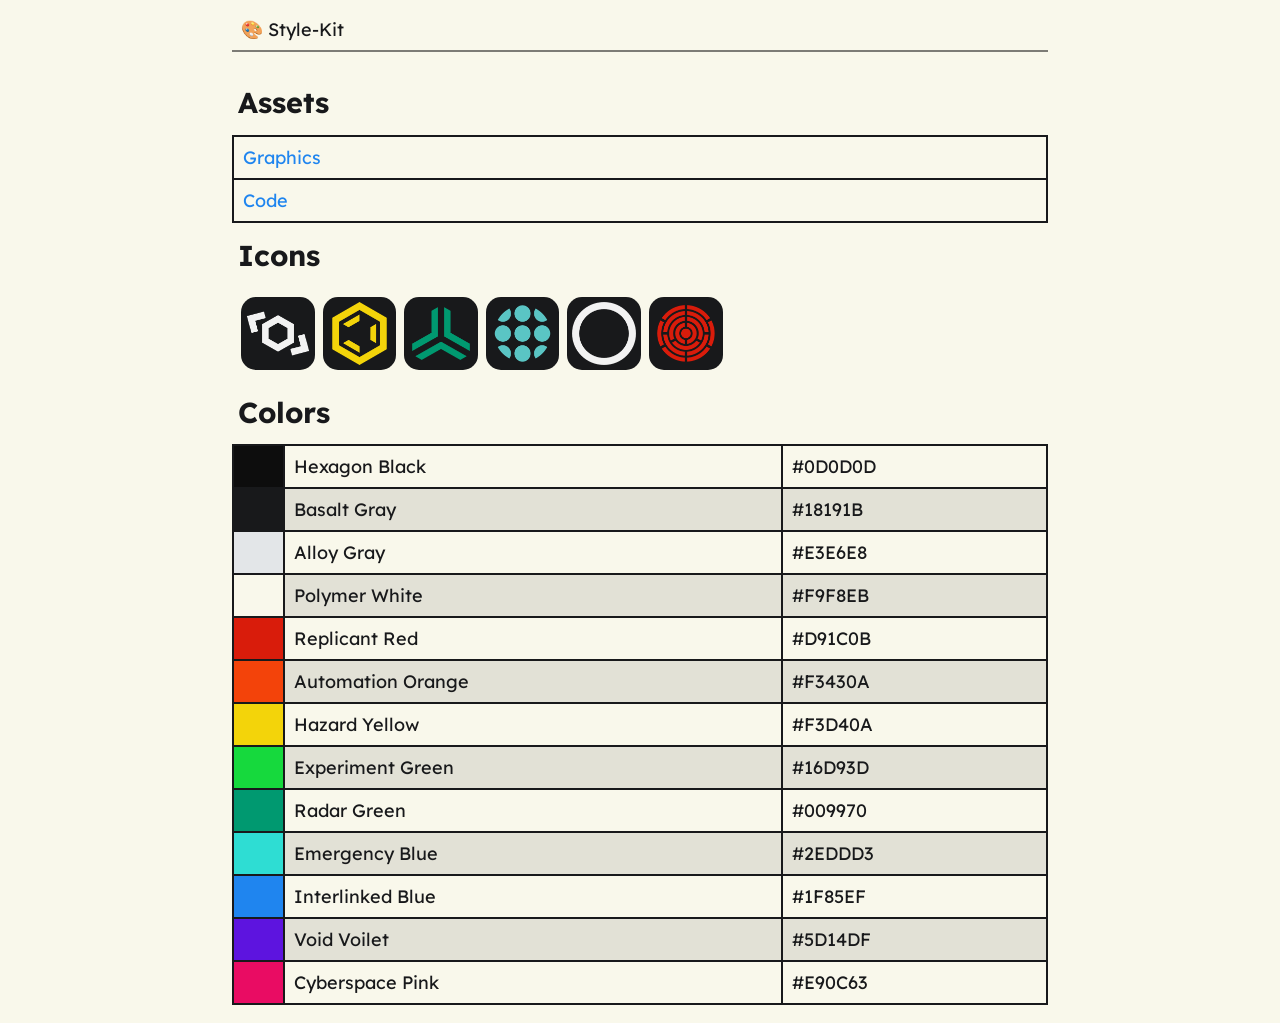
<file: index.html>
<!DOCTYPE html>
<html lang="en">
<head>
    <meta charset="utf-8">
    <meta name="viewport" content="width=device-width, initial-scale=1">

    <link rel="stylesheet" type="text/css" href="code/css/toolbelt.css">

    <link rel="icon" type="image/x-icon" href="favicon.ico">
    <title>Style-Kit</title>
</head>
<body>
    <style>
        table.icons
        {
            border: none;
        }
        table.icons td
        {
            width: 10%;
            text-align: center;
            border: none;
            border-radius: 25px;
        }
        table.icons img
        {
            margin: 0;
            width: 100%;
            background-color: var(--ink);
            padding: 5px;
            border-radius: 15px;
        }
    </style>
    <main class="page">
        <header>🎨 Style-Kit</header>
        <h2 id="assets">Assets</h2>
        <table>
            <tbody>
                <tr>
                    <td><a href="./graphics/">Graphics</a></td>
                </tr>
                <tr>
                    <td><a href="./code/">Code</a></td>
                </tr>
            </tbody>
        </table>
        <h2 id="icons">Icons</h2>
        <table class="icons">
            <tbody>
                <tr>
                    <td>
                        <a href="./graphics/aeon/">
                            <img src="./graphics/aeon/aeon_primary_250px.png" />
                        </a>
                    </td>
                    <td>
                        <a href="./graphics/horizon">
                            <img src="./graphics/horizon/horizon_primary_250px.png" />
                        </a>
                    </td>
                    <td>
                        <a href="./graphics/magpie/">
                            <img src="./graphics/magpie/magpie_primary_250px.png" />
                        </a>
                    </td>
                    <td>
                        <a href="./graphics/matrix/">
                            <img src="./graphics/matrix/matrix_primary_250px.png" />
                        </a>
                    </td>
                    <td>
                        <a href="./graphics/singularity/">
                            <img src="./graphics/singularity/singularity_primary_250px.png" />
                        </a>
                    </td>
                    <td>
                        <a href="./graphics/maelstrom/">
                            <img src="./graphics/maelstrom/maelstrom_primary_250px.png" />
                        </a>
                    </td>
                    <td>
                    </td>
                    <td>
                    </td>
                    <td>
                    </td>
                    <td>
                    </td>
                </tr>
            </tbody>
        </table>
        <h2 id="colors">Colors</h2>
        <table class="alternating">
            <tbody>
                <tr>
                    <td style="background-color: #0D0D0D;"></td>
                    <td>Hexagon Black</td>
                    <td>#0D0D0D</td>
                </tr>
                <tr>
                    <td style="background-color: #18191B;"></td>
                    <td>Basalt Gray</td>
                    <td>#18191B</td>
                </tr>
                <tr>
                    <td style="background-color: #E3E6E8;"></td>
                    <td>Alloy Gray</td>
                    <td>#E3E6E8</td>
                </tr>
                <tr>
                    <td style="background-color: #F9F8EB;"></td>
                    <td>Polymer White</td>
                    <td>#F9F8EB</td>
                </tr>
                <tr>
                    <td style="background-color: #D91C0B;"></td>
                    <td>Replicant Red</td>
                    <td>#D91C0B</td>
                </tr>
                <tr>
                    <td style="background-color: #F3430A;"></td>
                    <td>Automation Orange</td>
                    <td>#F3430A</td>
                </tr>
                <tr>
                    <td style="background-color: #F3D40A;"></td>
                    <td>Hazard Yellow</td>
                    <td>#F3D40A</td>
                </tr>
                <tr>
                    <td style="background-color: #16D93D;"></td>
                    <td>Experiment Green</td>
                    <td>#16D93D</td>
                </tr>
                <tr>
                    <td style="background-color: #009970;"></td>
                    <td>Radar Green</td>
                    <td>#009970</td>
                </tr>
                <tr>
                    <td style="background-color: #2EDDD3;"></td>
                    <td>Emergency Blue</td>
                    <td>#2EDDD3</td>
                </tr>
                <tr>
                    <td style="background-color: #1F85EF;"></td>
                    <td>Interlinked Blue</td>
                    <td>#1F85EF</td>
                </tr>
                <tr>
                    <td style="background-color: #5D14DF;"></td>
                    <td>Void Voilet</td>
                    <td>#5D14DF</td>
                </tr>
                <tr>
                    <td style="background-color: #E90C63;"></td>
                    <td>Cyberspace Pink</td>
                    <td>#E90C63</td>
                </tr>
            </tbody>
        </table>
    </main>
</body>
</html>
</file>
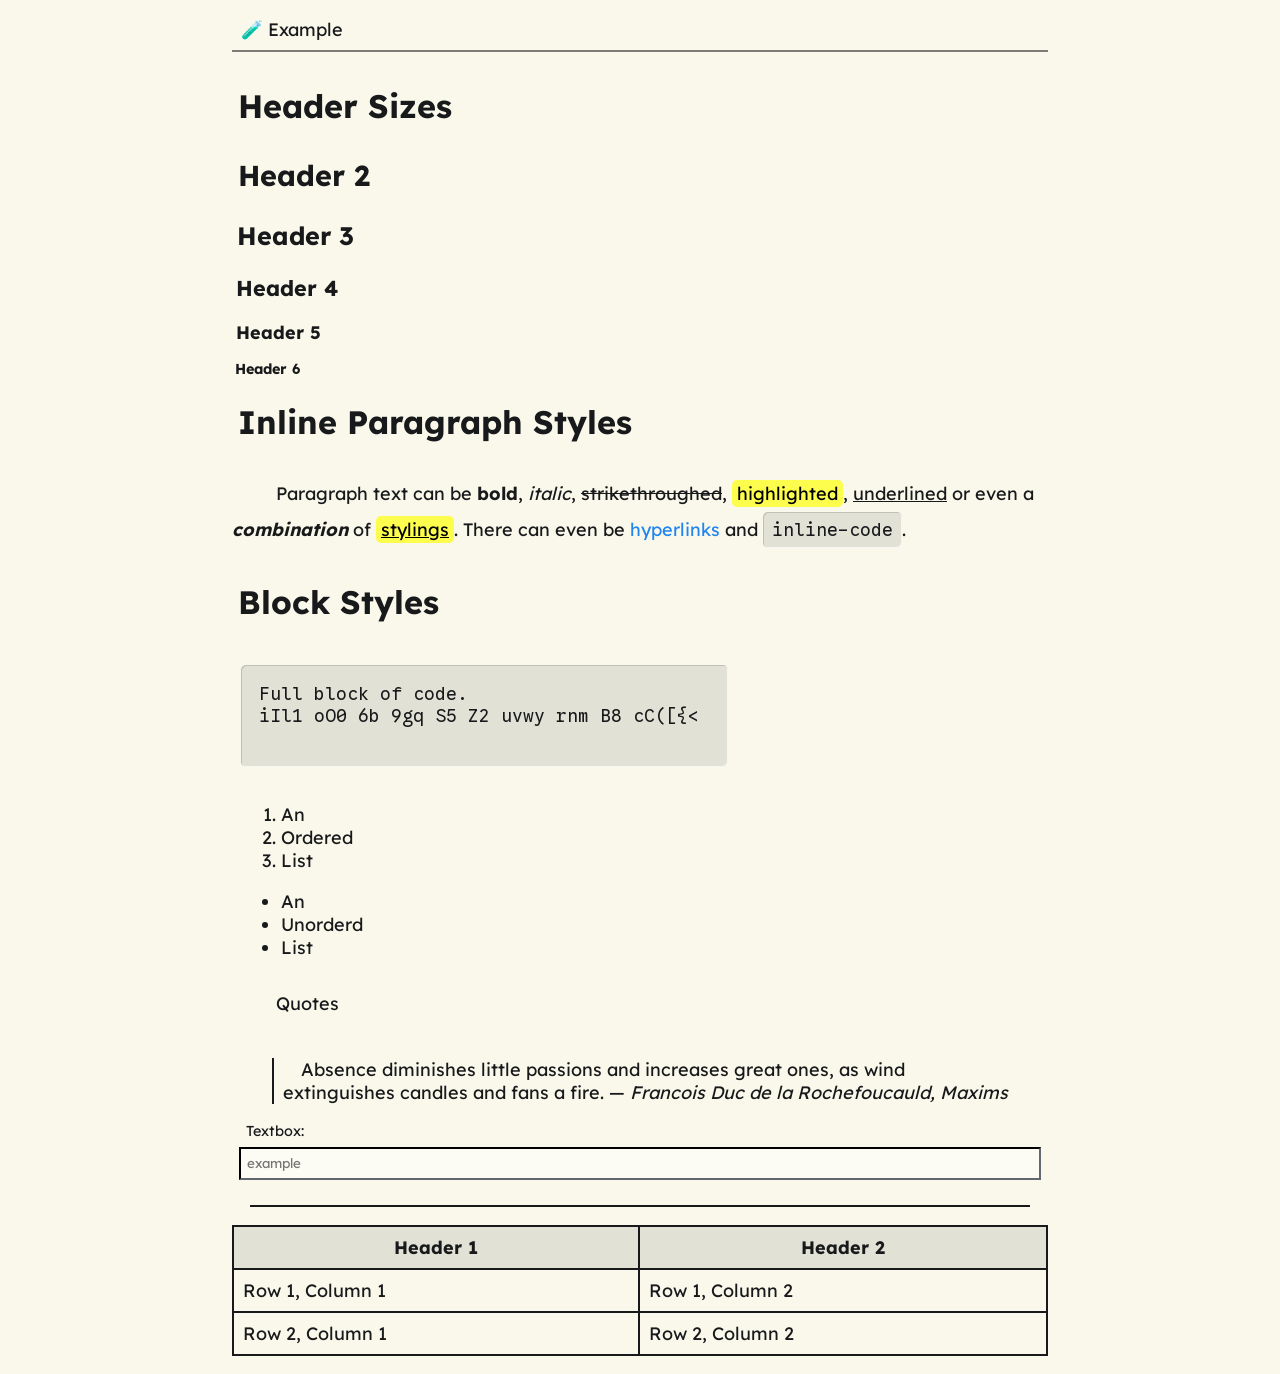
<file: example.html>
<!DOCTYPE html>
<html lang="en">
<head>
    <meta charset="utf-8">
    <meta name="viewport" content="width=device-width, initial-scale=1">

    <link rel="stylesheet" type="text/css" href="code/css/toolbelt.css">
</head>
<body>
    <main class="page">
        <header>🧪 Example</header>
        <h1>Header Sizes</h1>
        <h2>Header 2</h2>
        <h3>Header 3</h3>
        <h4>Header 4</h4>
        <h5>Header 5</h5>
        <h6>Header 6</h6>
        <h1>Inline Paragraph Styles</h1>
        <p>Paragraph text can be <strong>bold</strong>, <em>italic</em>, <del>strikethroughed</del>, <mark>highlighted</mark>, <u>underlined</u> or even a <strong><em>combination</em></strong> of <mark><u>stylings</u></mark>. There can even be <a href="">hyperlinks</a> and <code>inline-code</code>.</p>
        <h1>Block Styles</h1>
        <pre><code>Full block of code.
iIl1 oO0 6b 9gq S5 Z2 uvwy rnm B8 cC([{< 
        </code></pre>
        <ol>
            <li>An</li>
            <li>Ordered</li>
            <li>List</li>
        </ol>
        <ul>
            <li>An</li>
            <li>Unorderd</li>
            <li>List</li>
        </ul>
        <p>Quotes</p>
        <blockquote>
             Absence diminishes little passions and increases great ones, as wind extinguishes candles and fans a fire. &mdash; <em>Francois Duc de la Rochefoucauld, Maxims</em> 
        </blockquote>
        <label>Textbox:</label>
        <input type="text" placeholder="example" />
        <hr />
        <table>
            <thead>
                <tr>
                    <th>Header 1</th>
                    <th>Header 2</th>
                </tr>
            </thead>
            <tbody>
                <tr>
                    <td>Row 1, Column 1</td>
                    <td>Row 1, Column 2</td>
                </tr>
                <tr>
                    <td>Row 2, Column 1</td>
                    <td>Row 2, Column 2</td>
                </tr>
            </tbody>
        </table>
    </main>
</body>
</html>
</file>
<file: code/css/toolbelt.css>
/* Generic styles for all Toolbelt applications */
@import url('https://fonts.googleapis.com/css2?family=Google+Sans+Code:ital,wght,MONO@0,300..800,1;1,300..800,1&family=Lexend:wght@100..900');

:root
{
    --paper: #F9F8EB;
    --block: #E2E1D6;
    --ink: #18191b;
    --accent: #7D7C76;
    --highlight: #FDFD4E;
    --link: #1F85EF;
    --pad: #FCFCF5;
}

body
{
  margin: 0;

  background-color: var(--paper);
  color: var(--ink);

  font-family: "Lexend", sans-serif;
  font-size: 18px;
}

.page{max-width: 8.5in;}

main
{
  margin: auto;
  padding: 0.5em 1em 1em 1em;
  display: flex;
  flex-direction: column;
}

header
{
  border-bottom: 2px solid var(--accent);
  margin-bottom: 1em;
  padding: 0.5em;
}
header *
{
  margin: 0;
}

h1,h2,h3,h4,h5,h6
{
  margin: 0.5em 0.2em 0.5em 0.2em;
}

h6{ font-size: 0.8em;}
h5{ font-size: 1.0em;}
h4{ font-size: 1.2em;}
h3{ font-size: 1.4em;}
h2{ font-size: 1.6em;}
h1{ font-size: 1.8em;}

p
{
  text-indent: 4ch;
  line-height: 2em;
}

strong, em, del, mark, code, u
{
  font-size: 1em;
}

mark
{
  padding: 2px 5px;
  border-radius: 5px;
  background-color: var(--highlight);
}

code
{
  background-color: var(--block);

  padding: 0px 0.5em;
  border-radius: 5px;
  display: inline-block;
  text-indent: 0;

  box-shadow: 
    inset -1px -1px 0 rgba(255, 255, 255, 0.7),
    inset  1px  1px 0 rgba(0, 0, 0, 0.15);

  font-family: 'Google Sans Code', monospace;
}

pre
{
  overflow-x: auto;
}

pre code
{
  padding: 1em;
  margin: 0.5em;
}

ul,ol{margin: 0.5em;}

a
{
  text-decoration: none;
  color: var(--link)
}
a:hover
{
  text-decoration: underline;
}
a svg, a img
{
  vertical-align: middle;
}


.editable, input, textarea
{
  padding: 0.5em;
  background-color: var(--pad);
  font-family: inherit;
  font: 16px;
  color: var(--ink);
  border-color: var(--ink);
  margin: 0.5em;
  resize: none;
}
textarea:focus, input:focus, .editable:focus
{
  outline: none;
}

label
{
  font-size: 0.8em;
  margin-left: 1em;
}

blockquote
{
  border-left: 2px solid var(--ink);
  padding-left: 0.5em;
  text-indent: 1em;
}

table
{
  border: 2px solid;
  border-collapse: collapse;
}
thead
{
  background-color: var(--block);
}
th,td
{ 
  border: 2px solid;
  padding: 0.5em;
}
table.alternating tr:nth-of-type(even){
  background-color: var(--block);
}
table td a
{
  display: block;
  margin: -0.5em;
  padding: 0.5em;
}

img
{
  width: fit-content;
  max-width: 100%;

  margin: 1em;
}

hr
{
  border: 1px solid var(--ink);
  margin: 1em;
}

.left
{
  float: left;
  overflow: hidden;
}

.right
{
  float: right;
  width: calc(34.8 * 4);
}

.center
{
  margin-left: auto;
  margin-right: auto;
}


@media print
{
  header,footer
  {
    display: none;
  }
  main
  {
    overflow: visible;
    border: none;
    position: absolute;
    top: 0;
    left: 0;
    background-color: white;
    color: black;
  }
  code
  {
    border: 1px solid black;
  }
  a
  {
    text-decoration: underline;
  }
}
</file>
